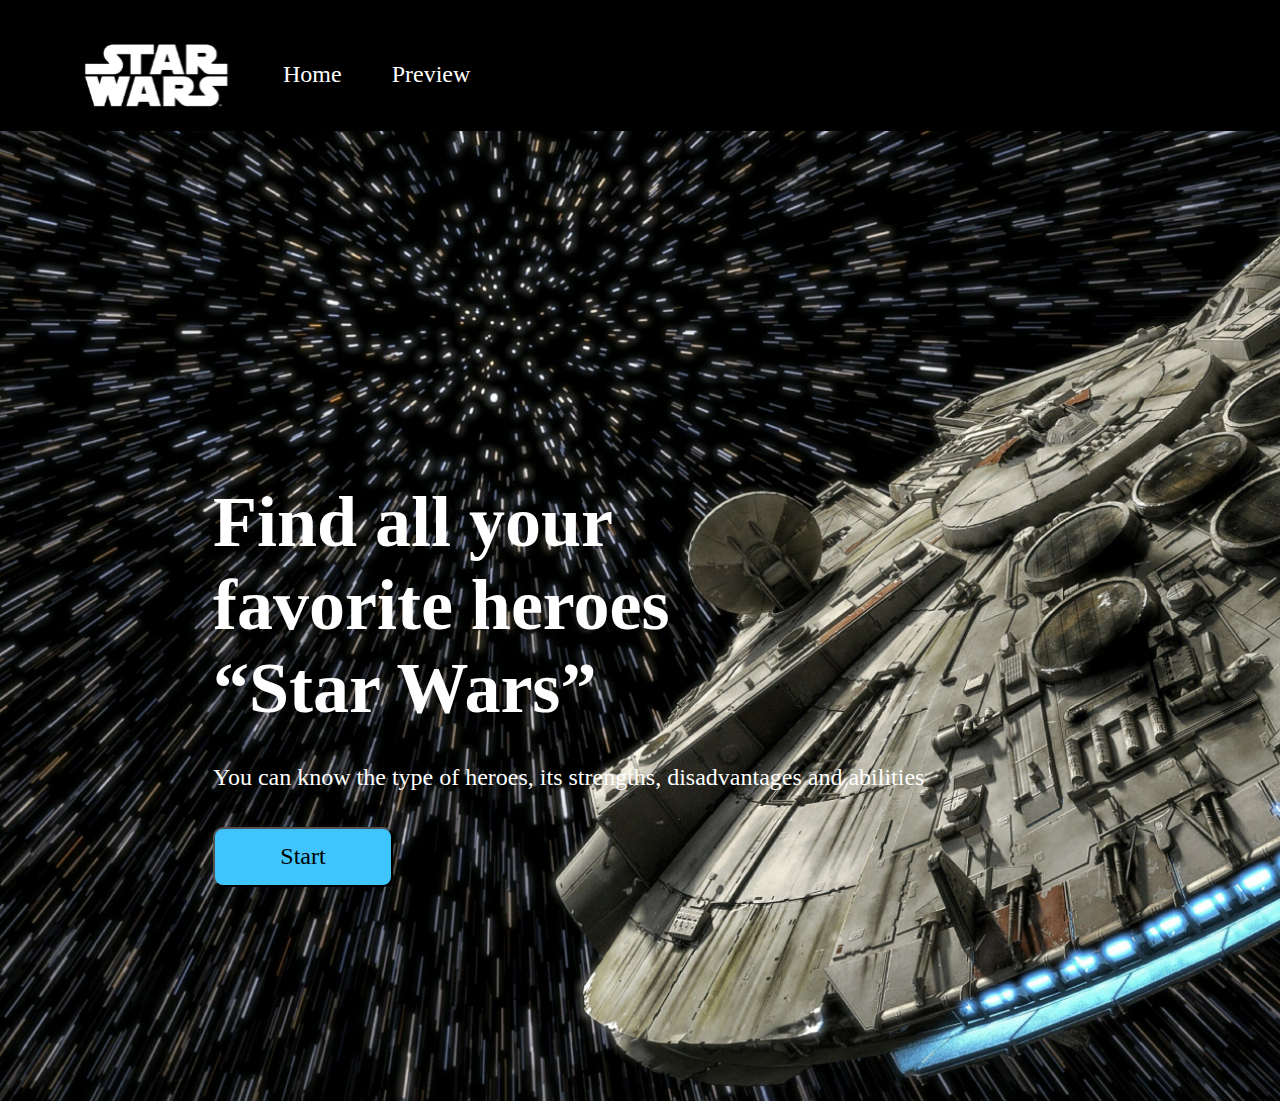
<file: index.html>
<!DOCTYPE html>
<html lang="en">

<head>
    <meta charset="UTF-8">
    <meta http-equiv="X-UA-Compatible" content="IE=edge">
    <meta name="viewport" content="width=device-width, initial-scale=1.0">
    <title>Star Wars</title>
    <link rel="stylesheet" href="./styles/style.css">
    <link rel="stylesheet" href="./styles/normalize.css">
</head>

<body>
    <div class="nav">
        <img class="nav-img" src="./images/logo.svg" alt="logo">
        <a href="index.html" class="nav-item">Home</a>
        <a href="main.html" class="nav-item">Preview</a>
    </div>
    <div class="screen">
        <div class="screen-container">
            <h2 class="screen-title">Find all your favorite heroes
                “Star Wars”</h2>
            <p class="screen-article">You can know the type of heroes, its strengths, disadvantages and abilities</p>
            <button class="screen-button" href="#">Start</a>
        </div>
    </div>
</body>

</html>
</file>
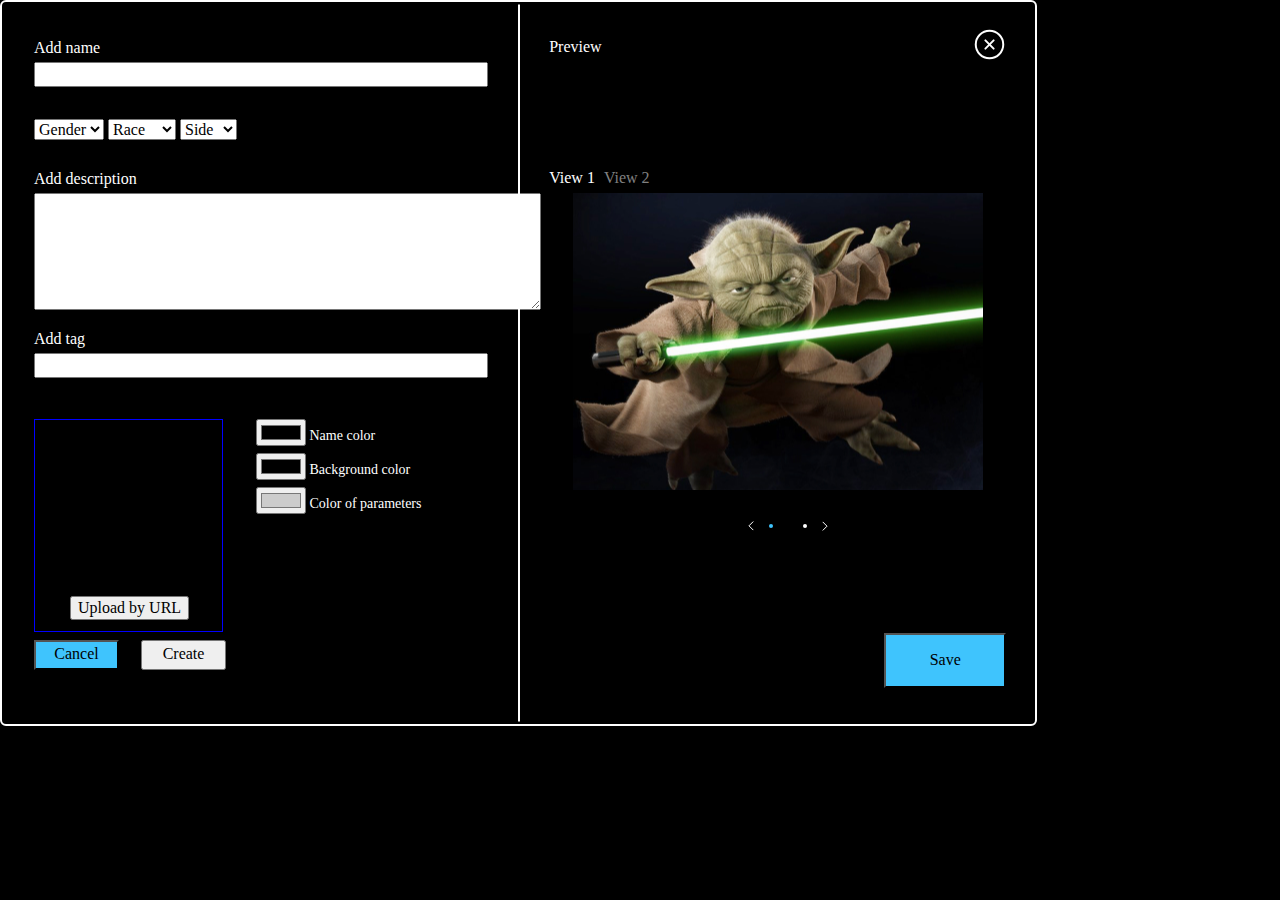
<file: modal.html>
<!DOCTYPE html>
<html lang="en">

<head>
    <meta charset="UTF-8">
    <meta http-equiv="X-UA-Compatible" content="IE=edge">
    <meta name="viewport" content="width=device-width, initial-scale=1.0">
    <title>Modal</title>
    <link rel="stylesheet" href="./styles/modal.css">
    <link rel="stylesheet" href="./styles/normalize.css">
</head>

<body style="background-color:black">

    <div class="cardmodal">
        <div class="cardmodal-inputs">
            <p class="cardmodal-desc">Add name</p>
            <input class="input-name" type="text">
            <div class="cardmodal-select">
                <select>
                    <option selected disabled>Gender</option>
                    <option>Male</option>
                    <option>Female</option>
                </select>

                <select>
                    <option selected disabled>Race</option>
                    <option>Twilek</option>
                    <option>Zabrak</option>
                </select>

                <select>
                    <option selected disabled>Side</option>
                    <option>Dark</option>
                    <option>Light</option>
                </select>
            </div>
            <p class="cardmodal-desc">Add description</p>
            <p class="cardmodal-textarea"><textarea name="text" id="" cols="54" rows="6"></textarea></p>

            <p class="cardmodal-desc">Add tag</p>
            <input class="input-tag" type="text">

            <div class="cardmodal-pickers">

                <div class="cardmodal-upload">

                    <button class="upload-button">Upload by URL</button>
                </div>

                <div class="cardmodal-colors">
                    <div class="colors-item">
                        <input type="color" id="head" name="head" value="black">
                        <label for="head">Name color</label>
                    </div>

                    <div class="colors-item">
                        <input type="color" id="body" name="body" value="black">
                        <label for="body">Background color</label>
                    </div>

                    <div class="colors-item">
                        <input type="color" id="body" name="body" value="#cccccc">
                        <label for="body">Color of parameters</label>
                    </div>
                </div>

            </div>
            <button class="inputs-button blue">Cancel</button>
            <button class="inputs-button">Create</button>
        </div>

        <img src="./images/Rectangle.svg" alt="Rectangle line">

        <div class="cardmodal-preview">
            <div class="preview-head">
                <p>Preview</p>
                <a href=""><img src="./images/close.svg" alt="Close button"></a>
            </div>

            <div class="preview-views">
                <p class="view-item" id="wide" onclick="viewWide()">View 1</p>
                <p class="view-item inactive" id="narrow" onclick="viewNarrow()">View 2</p>
            </div>
            <div class="preview-area" id="area"></div>

            <div class="preview-slider">
                <a href="#" onclick="prevItem()"><img src="./images/prev.svg" alt="Previous image"></a>
                <img class="slider-item" id="active" src="./images/slider-active.svg" alt="Active item">
                <img class="slider-item" id="inactive" src="./images/slider-inactive.svg" alt="Inactive item">
                <a href="#" onclick="nextItem()"><img src="./images/next.svg" alt="Next image"></a>
            </div>

            <button class="preview-button blue">Save</button>
        </div>
    </div>
    <script src="./script.js"></script>
</body>

</html>
</file>
<file: styles/style.css>
body {
    margin: 0 auto;
    height: 970px;
    background-color: black;
    font-family: 'Roboto';
}

.nav {
    display: flex;
    align-items: center;
    margin: 30px 0 11px 80px;
    background-color: black;
    color: white;
}

.nav-item {
    margin-left: 50px;
    font-weight: 400;
    font-size: 24px;
    text-decoration: none;
    color: white;
}

.screen {
    height: 100%;
    background-image: url(../images/bg_1.jpg);
    background-size: cover;
}

.screen-container {
    padding: 350px 0 204px 213px;
}

.screen-title {
    width: 572px;
    font-weight: 900;
    font-size: 72px;
    color: white;
    margin-bottom: 35px;
}

.screen-article {
    font-weight: 400;
    font-size: 24px;
    color: white;
    margin-bottom: 35px;
}

.screen-button {
    width: 180px;
    height: 60px;
    background: #3FC4FD;
    border-radius: 10px;
    font-weight: 400;
    font-size: 24px;
    cursor: pointer;
}
</file>
<file: styles/modal.css>
.blue {
    background-color: #3FC4FD;
}

.cardmodal {
    display: flex;
    width: 1033px;
    height: 722px;
    border: 2px solid #FFFFFF;
    border-radius: 6px;
    color: white;
}

.cardmodal-desc {
    padding-bottom: 5px;
}

.cardmodal-inputs {
    margin: 37px 27px 38px 32px;
}

.input-name {
    width: 446px;
    margin-bottom: 32px;
}

.input-tag {
    width: 446px;
    margin-bottom: 41px;
}

.cardmodal-select {
    margin-bottom: 30px;
}

.cardmodal-textarea {
    width: 457px;
    margin-bottom: 16px;
}

.cardmodal-pickers {
    display: flex;
}

.cardmodal-upload {
    width: 187px;
    height: 211px;
    border: 1px solid blue;
    margin-right: 33px;
    margin-bottom: 8px;
}

.upload-button {
    margin: 176px 10px 10px 35px;
}

.cardmodal-colors {
    font-weight: 400;
    font-size: 14px;
    overflow-wrap: break-word;
}

.colors-item {
    margin-bottom: 7px;
}

.inputs-button {
    width: 85px;
    height: 30px;
    margin-right: 18px;
}

.cardmodal-preview {
    margin: 26px 29px 38px 29px;
}

.preview-head {
    display: flex;
    align-items: center;
    justify-content: space-between;
    margin-bottom: 104px;
}

.preview-views {
    display: flex;
}

.view-item {
    margin-right: 9px;
    margin-bottom: 5px;
    cursor: pointer;
}

.inactive {
    color: grey;
}

.preview-area {
    width: 457px;
    height: 297px;
    background-image: url(../images/hero1.jpg);
    background-position: center;
    background-repeat: no-repeat;
    margin-bottom: 19px;
}

.preview-slider {
    display: flex;
    align-items: center;
    margin-bottom: 90px;
    margin-left: 199px;
}

.slider-item {
    display: flex;
    opacity: 1;
    margin: 15px;
}

.preview-button {
    width: 122px;
    height: 55px;
    margin-left: 335px;
}
</file>
